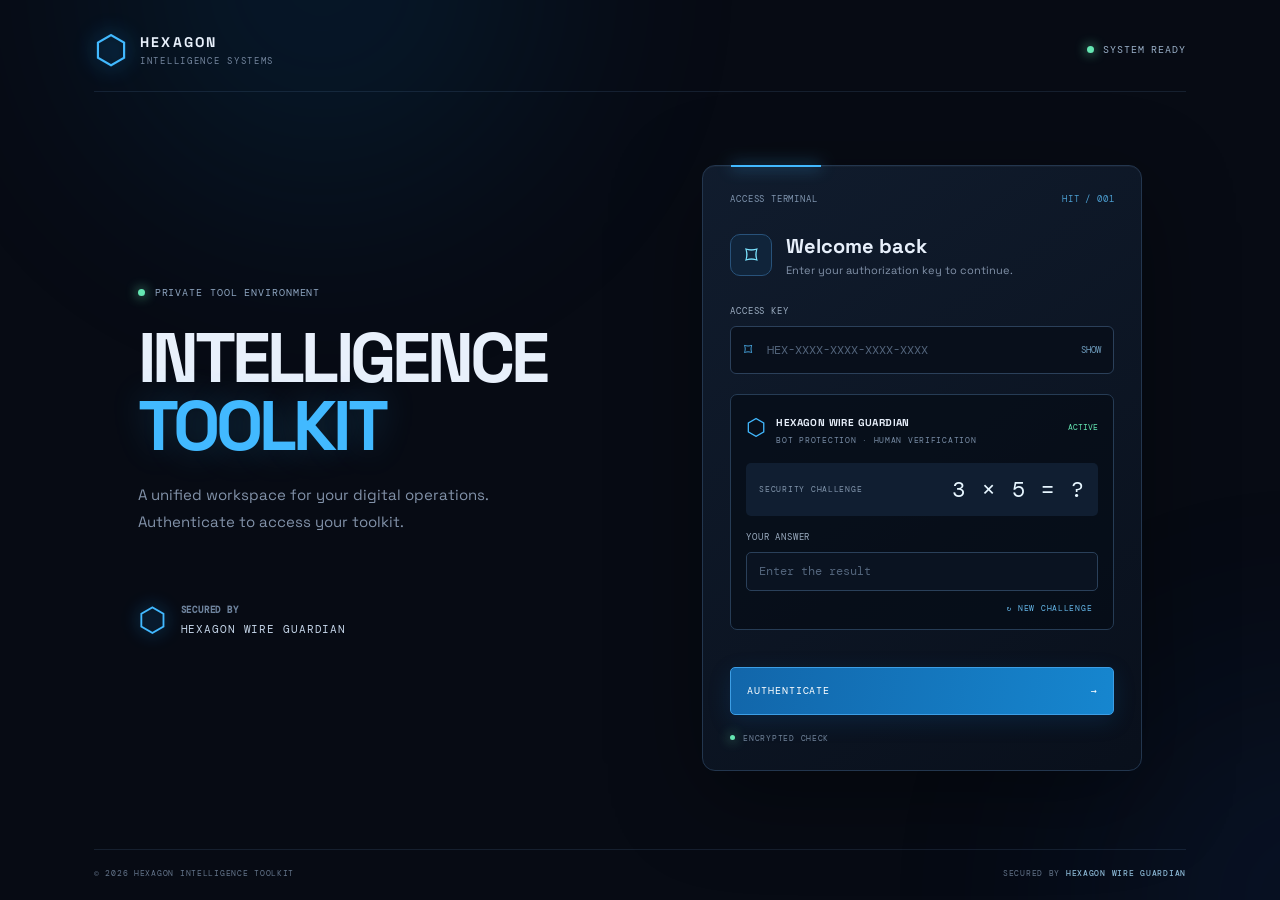
<file: index.html>
<!doctype html>
<html lang="en">
<head>
  <meta charset="UTF-8">
  <meta name="viewport" content="width=device-width, initial-scale=1">
  <meta name="theme-color" content="#070b14">
  <meta name="description" content="Hexagon Intelligence Toolkit — secure access terminal.">
  <title>Hexagon Intelligence Toolkit</title>
  <link rel="preconnect" href="https://fonts.googleapis.com">
  <link rel="preconnect" href="https://fonts.gstatic.com" crossorigin>
  <link href="https://fonts.googleapis.com/css2?family=DM+Mono:wght@400;500&family=Space+Grotesk:wght@400;500;600;700&display=swap" rel="stylesheet">
  <link rel="stylesheet" href="./assets/css/styles.css">
  <link rel="stylesheet" href="./assets/css/mobile-tool.css">
  <script type="module" src="./assets/js/main.js"></script>
</head>
<body>
  <div class="ambient ambient-one"></div><div class="ambient ambient-two"></div>
  <main class="shell">
    <header class="topbar">
      <a class="brand" href="./" aria-label="Hexagon home">
        <span class="brand-mark">⬡</span><span class="brand-name">HEXAGON<span class="brand-sub">INTELLIGENCE SYSTEMS</span></span>
      </a>
      <div class="system-state"><span class="pulse"></span> SYSTEM READY</div>
    </header>

    <section id="login-view" class="login-layout">
      <div class="intro">
        <div class="eyebrow"><span></span> PRIVATE TOOL ENVIRONMENT</div>
        <h1>INTELLIGENCE<br><span>TOOLKIT</span></h1>
        <p class="intro-copy">A unified workspace for your digital operations. Authenticate to access your toolkit.</p>
        <div class="security-stamp"><span class="stamp-icon">⬡</span><span><strong>SECURED BY</strong><br>HEXAGON WIRE GUARDIAN</span></div>
      </div>

      <section class="auth-card" aria-labelledby="access-title">
        <div class="card-topline"><span>ACCESS TERMINAL</span><span class="terminal-code">HIT / 001</span></div>
        <div class="card-heading">
          <div class="card-icon">⌑</div>
          <div><h2 id="access-title">Welcome back</h2><p>Enter your authorization key to continue.</p></div>
        </div>
        <form id="login-form" novalidate>
          <label for="access-key">ACCESS KEY</label>
          <div class="input-wrap"><span class="input-prefix">⌑</span><input id="access-key" name="key" type="password" autocomplete="off" placeholder="HEX-XXXX-XXXX-XXXX-XXXX" spellcheck="false" required><button class="reveal" type="button" id="toggle-key" aria-label="Show access key">SHOW</button></div>

          <div class="captcha-panel">
            <div class="captcha-heading"><span class="shield">⬡</span><div><strong>HEXAGON WIRE GUARDIAN</strong><small>BOT PROTECTION · HUMAN VERIFICATION</small></div><span class="captcha-live">ACTIVE</span></div>
            <div class="captcha-question"><span>SECURITY CHALLENGE</span><strong id="captcha-question">—</strong></div>
            <label for="captcha-answer">YOUR ANSWER</label>
            <input id="captcha-answer" class="captcha-input" inputmode="numeric" pattern="[0-9]*" autocomplete="off" placeholder="Enter the result" required>
            <button type="button" class="refresh-challenge" id="refresh-captcha">↻ NEW CHALLENGE</button>
          </div>

          <p id="feedback" class="feedback" role="status" aria-live="polite"></p>
          <button class="submit-btn" type="submit"><span>AUTHENTICATE</span><span>→</span></button>
        </form>
        <div class="card-foot"><span class="lock-dot"></span> ENCRYPTED CHECK</div>
      </section>
    </section>

    <section id="dashboard-view" class="dashboard hidden">
      <div class="dashboard-head">
        <div><div class="eyebrow"><span></span> AUTHENTICATED SESSION</div><h1>COMMAND <span>CENTER</span></h1><p>Welcome to your Hexagon workspace.</p></div>
        <button id="logout" class="logout-btn">LOG OUT ↗</button>
      </div>
      <div class="dashboard-status"><span class="pulse"></span> ACCESS GRANTED <span class="status-divider">/</span> HEXAGON WIRE GUARDIAN ACTIVE</div>
      <div class="section-label">TOOLKIT MODULES <span>EXPANDABLE WORKSPACE</span></div>
      <div class="tool-grid" id="tool-grid">
        <article class="tool-card tool-card-action" id="mobile-tool-card" role="button" tabindex="0" aria-label="Open Mobile Number Intelligence"><span class="tool-symbol">⌘</span><span class="tool-index">MODULE 001</span><h3>Mobile Number Intelligence</h3><p>Manage supplied German Telekom contacts and create WhatsApp links for consented numbers.</p><span class="module-state">OPEN MODULE →</span></article>
        <article class="tool-card"><span class="tool-symbol">⌬</span><span class="tool-index">MODULE 002</span><h3>Tool slot two</h3><p>Keep your utilities organized in one workspace.</p><span class="module-state">READY FOR CONFIGURATION</span></article>
        <article class="tool-card"><span class="tool-symbol">⟡</span><span class="tool-index">MODULE 003</span><h3>Tool slot three</h3><p>Additional modules can be added as the project grows.</p><span class="module-state">READY FOR CONFIGURATION</span></article>
      </div>
      <div class="dashboard-note">MODULE 001 ACTIVE <span>·</span> ADDITIONAL MODULES CAN BE CONFIGURED</div>
      <section id="mobile-tool-view" class="mobile-tool-view hidden" aria-labelledby="mobile-tool-title">
        <button type="button" id="mobile-tool-back" class="logout-btn mobile-back">← BACK TO TOOLKIT</button>
        <div class="mobile-tool-heading"><div class="eyebrow"><span></span> MODULE 001 / CONTACT WORKSPACE</div><h2 id="mobile-tool-title">MOBILE NUMBER <span>INTELLIGENCE</span></h2><p>Verarbeite ausschließlich Nummern, die du selbst bereitgestellt hast und für deren Kontaktaufnahme eine Einwilligung vorliegt.</p></div>
        <div class="mobile-tool-panel"><div class="mobile-config-grid">
          <div><label>COUNTRY</label><div class="fixed-value">Germany <span>+49</span></div></div>
          <div><label>PROVIDER / PREFIX</label><div class="fixed-value">Telekom <span>0151</span></div></div>
          <div><label for="mobile-quantity">MAX. CONTACTS TO PROCESS</label><input id="mobile-quantity" type="number" min="1" max="500" value="1"></div>
        </div>
        <label for="mobile-contacts">YOUR CONTACT NUMBERS <span class="label-note">one per line · +49 151 / 0151</span></label><textarea id="mobile-contacts" rows="7" placeholder="+49 151 1234567&#10;0151 2345678"></textarea>
        <label class="consent-check"><input id="mobile-consent" type="checkbox"> I confirm these contacts were provided to me and have consented to being contacted on WhatsApp.</label>
        <button type="button" id="mobile-process" class="submit-btn mobile-process"><span>VALIDATE CONTACTS & CREATE LINKS</span><span>→</span></button><p id="mobile-feedback" class="mobile-feedback" role="status" aria-live="polite"></p><div id="mobile-results" class="mobile-results" aria-live="polite"></div></div>
      </section>
    </section>

    <footer class="site-footer"><span>© 2026 HEXAGON INTELLIGENCE TOOLKIT</span><span>SECURED BY <strong>HEXAGON WIRE GUARDIAN</strong></span></footer>
  </main>
</body>
</html>
</file>
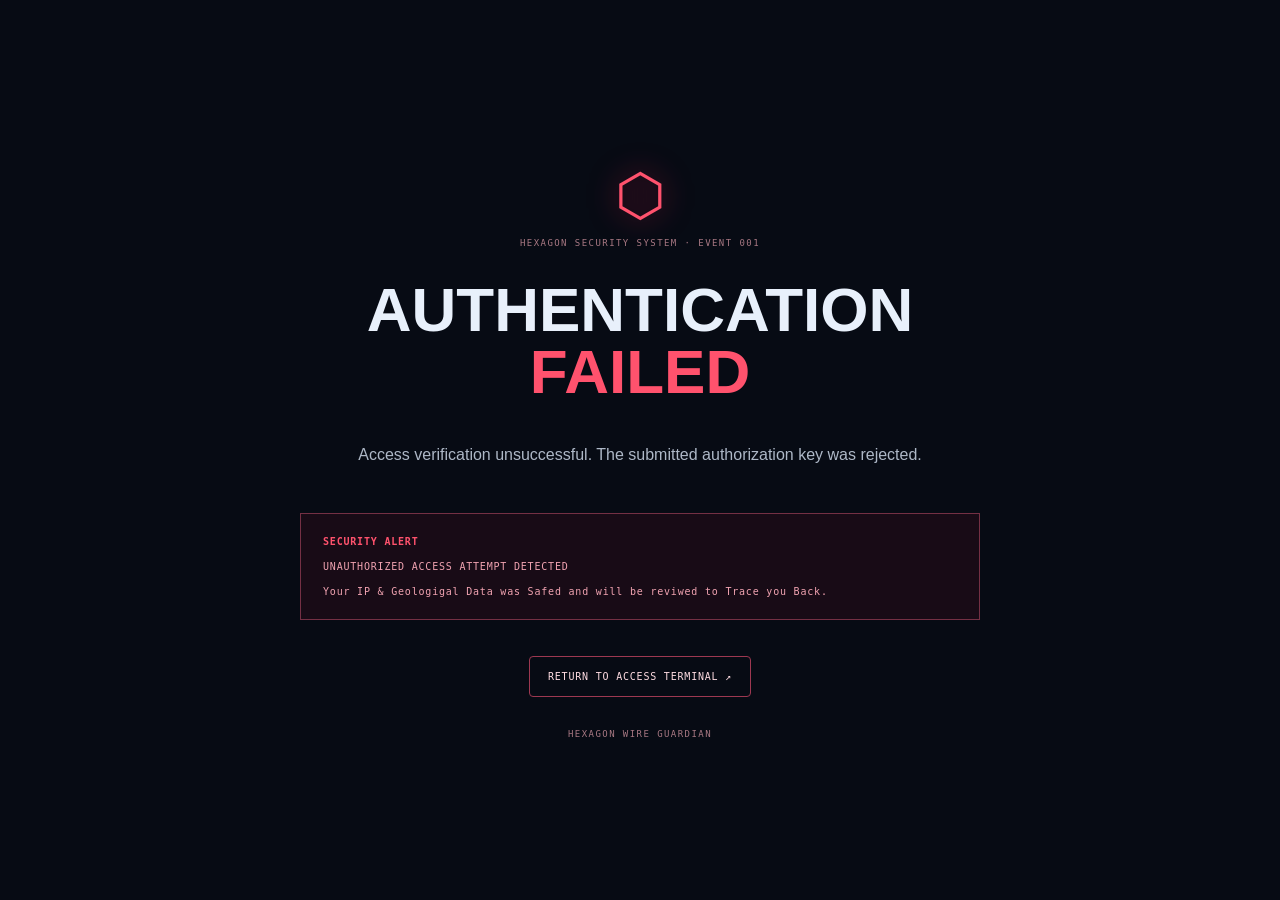
<file: failed.html>
<!doctype html>
<html lang="en">
<head>
  <meta charset="UTF-8">
  <meta name="viewport" content="width=device-width, initial-scale=1">
  <meta name="theme-color" content="#12080d">
  <title>Authentication Failed | Hexagon</title>
  <link rel="stylesheet" href="./assets/css/styles.css">
  <link rel="stylesheet" href="./assets/css/failed.css">
</head>
<body>
  <main class="failure-shell">
    <div class="failure-mark">⬡</div>
    <p class="failure-code">HEXAGON SECURITY SYSTEM · EVENT 001</p>
    <h1>AUTHENTICATION <span>FAILED</span></h1>
    <p class="failure-copy">Access verification unsuccessful. The submitted authorization key was rejected.</p>
    <div class="warning-panel">
      <strong>SECURITY ALERT</strong>
      <p>UNAUTHORIZED ACCESS ATTEMPT DETECTED</p>
      <p>Your IP & Geologigal Data was Safed and will be reviwed to Trace you Back.</p>
    </div>
    <a class="return-link" href="./index.html">RETURN TO ACCESS TERMINAL ↗</a>
    <small>HEXAGON WIRE GUARDIAN</small>
  </main>
</body>
</html>
</file>
<file: assets/css/styles.css>
:root{color-scheme:dark;--bg:#070b14;--panel:#0d1422;--panel2:#101b2d;--line:#1e2d43;--text:#e8f0fb;--muted:#8292a9;--blue:#42b9ff;--cyan:#7ce4ff;--green:#65e6b2}*{box-sizing:border-box}body{margin:0;min-height:100vh;background:var(--bg);color:var(--text);font-family:"Space Grotesk",sans-serif;overflow-x:hidden}.ambient{position:fixed;width:440px;height:440px;border-radius:50%;filter:blur(120px);opacity:.12;pointer-events:none}.ambient-one{background:#087dce;top:-240px;left:8%}.ambient-two{background:#1246a0;right:-250px;bottom:-220px}.shell{position:relative;z-index:1;max-width:1160px;min-height:100vh;margin:auto;padding:30px 34px 22px;display:flex;flex-direction:column}.topbar{display:flex;justify-content:space-between;align-items:center;border-bottom:1px solid rgba(93,130,170,.18);padding-bottom:22px}.brand{display:flex;align-items:center;gap:12px;color:var(--text);text-decoration:none}.brand-mark{font-size:39px;line-height:1;color:var(--blue);text-shadow:0 0 20px #168bdc}.brand-name{font-weight:700;letter-spacing:.16em;font-size:14px}.brand-sub{display:block;color:#74869e;font:9px "DM Mono",monospace;letter-spacing:.19em;margin-top:4px}.system-state,.eyebrow,.card-topline,.terminal-code,.captcha-heading small,.captcha-question span,.auth-card label,.refresh-challenge,.submit-btn,.card-foot,.security-stamp strong,.site-footer,.dashboard-status,.section-label,.tool-index,.module-state,.dashboard-note,.logout-btn{font-family:"DM Mono",monospace;letter-spacing:.09em}.system-state{font-size:10px;color:#9ab0c8;display:flex;align-items:center;gap:9px}.pulse,.eyebrow span,.lock-dot{width:7px;height:7px;border-radius:50%;background:var(--green);box-shadow:0 0 12px #65e6b2;display:inline-block}.login-layout{flex:1;display:grid;grid-template-columns:1fr 440px;align-items:center;gap:8%;padding:70px 4% 76px}.intro{max-width:500px}.eyebrow{display:flex;align-items:center;gap:10px;color:#8da4bf;font-size:10px}.intro h1,.dashboard h1{font-size:clamp(42px,6vw,70px);line-height:.98;letter-spacing:-.055em;margin:25px 0 20px;font-weight:700}.intro h1 span,.dashboard h1 span{color:var(--blue);text-shadow:0 0 35px rgba(66,185,255,.22)}.intro-copy{max-width:390px;color:var(--muted);font-size:15px;line-height:1.8}.security-stamp{display:flex;align-items:center;gap:13px;margin-top:55px;color:#c4d4e7;font:11px "DM Mono",monospace;letter-spacing:.08em;line-height:1.8}.security-stamp strong{font-size:9px;color:#6e839d}.stamp-icon{font-size:33px;color:var(--blue);text-shadow:0 0 16px #168bdc}.auth-card{background:linear-gradient(145deg,rgba(17,29,47,.97),rgba(9,16,28,.98));border:1px solid #23364e;border-radius:13px;padding:27px;box-shadow:0 25px 90px rgba(0,0,0,.38),inset 0 1px rgba(255,255,255,.035);position:relative}.auth-card:before{content:"";position:absolute;top:-1px;left:28px;width:90px;height:2px;background:var(--blue);box-shadow:0 0 15px var(--blue)}.card-topline{display:flex;justify-content:space-between;color:#7f94ae;font-size:9px}.terminal-code{color:#4c9fd2}.card-heading{display:flex;gap:14px;align-items:center;margin:28px 0}.card-icon{width:42px;height:42px;border:1px solid #28527a;border-radius:10px;display:grid;place-items:center;color:var(--cyan);font-size:25px;background:#10243a}.card-heading h2{font-size:20px;margin:0 0 4px}.card-heading p{font-size:11px;color:var(--muted);margin:0}.auth-card label{display:block;font-size:9px;color:#9bacc0;margin:0 0 9px}.input-wrap{height:48px;display:flex;align-items:center;border:1px solid #2b405a;background:#080f1b;border-radius:6px;margin-bottom:20px}.input-prefix{padding:0 13px;color:#4baeea}.input-wrap input,.captcha-input{background:transparent;border:0;outline:0;color:var(--text);font:12px "DM Mono",monospace;min-width:0;flex:1}.input-wrap input::placeholder,.captcha-input::placeholder{color:#53657c}.reveal{border:0;background:none;color:#6e9cbd;font:9px "DM Mono",monospace;padding:12px;cursor:pointer}.captcha-panel{padding:15px;background:rgba(5,12,22,.7);border:1px solid #263c55;border-radius:7px}.captcha-heading{display:flex;align-items:center;gap:10px}.shield{color:var(--blue);font-size:23px}.captcha-heading strong{font-size:10px;letter-spacing:.04em}.captcha-heading small{display:block;font-size:8px;color:#788ca5;margin-top:4px}.captcha-live{margin-left:auto;color:var(--green);font:8px "DM Mono",monospace}.captcha-question{margin:18px 0 15px;padding:12px 13px;background:#101e31;border-radius:5px;display:flex;align-items:center;justify-content:space-between}.captcha-question span{font-size:8px;color:#8296ad}.captcha-question strong{font:22px "DM Mono",monospace;color:#e7f6ff;letter-spacing:.08em}.captcha-input{width:100%;height:39px;border:1px solid #2a405a;background:#0a1321;border-radius:5px;padding:0 12px}.refresh-challenge{display:block;margin:11px 0 0 auto;background:none;border:0;color:#65b7e9;font-size:8px;cursor:pointer}.feedback{min-height:18px;margin:12px 0 7px;color:#ff8f9b;font:10px "DM Mono",monospace}.feedback.success{color:var(--green)}.submit-btn{width:100%;height:48px;border:1px solid #3d9ee5;border-radius:5px;background:linear-gradient(100deg,#1266aa,#1686cf);color:white;display:flex;align-items:center;justify-content:space-between;padding:0 16px;font-size:10px;cursor:pointer;box-shadow:0 6px 22px rgba(14,112,186,.18);transition:.2s}.submit-btn:hover{filter:brightness(1.16);box-shadow:0 0 25px rgba(48,164,239,.25)}.card-foot{display:flex;align-items:center;gap:8px;margin-top:18px;color:#71849b;font-size:8px}.lock-dot{width:5px;height:5px}.site-footer{display:flex;justify-content:space-between;gap:15px;border-top:1px solid rgba(93,130,170,.18);padding-top:18px;color:#64758b;font-size:8px}.site-footer strong{color:#8cb9d6;font-weight:500}.hidden{display:none!important}.dashboard{flex:1;padding:65px 4% 70px}.dashboard-head{display:flex;justify-content:space-between;align-items:end}.dashboard h1{font-size:clamp(38px,5vw,58px);margin:18px 0 10px}.dashboard-head p{color:var(--muted);margin:0}.logout-btn{background:transparent;border:1px solid #31445e;color:#a9bdd3;padding:12px 15px;border-radius:5px;font-size:9px;cursor:pointer}.dashboard-status{margin:34px 0 45px;padding:14px 16px;border:1px solid #214637;background:rgba(23,91,64,.13);color:var(--green);font-size:9px}.status-divider{padding:0 10px;color:#52677b}.section-label{display:flex;justify-content:space-between;color:#c5d5e7;font-size:10px;margin-bottom:15px}.section-label span{color:#6f829b;font-size:8px}.tool-grid{display:grid;grid-template-columns:repeat(3,1fr);gap:15px}.tool-card{min-height:210px;padding:21px;background:linear-gradient(145deg,#101c2d,#0b1320);border:1px solid #20344c;border-radius:8px;position:relative}.tool-symbol{display:block;color:var(--blue);font-size:27px;margin-bottom:20px}.tool-index{position:absolute;right:18px;top:25px;color:#617790;font-size:8px}.tool-card h3{font-size:16px;margin:0 0 8px}.tool-card p{font-size:12px;line-height:1.6;color:var(--muted);margin:0}.module-state{display:block;margin-top:23px;color:#4c9fcb;font-size:8px}.dashboard-note{text-align:center;color:#687b92;font-size:8px;margin-top:30px}.dashboard-note span{color:var(--blue);padding:0 5px}@media(max-width:850px){.login-layout{grid-template-columns:1fr;gap:35px;padding:55px 2%}.intro{max-width:600px}.intro h1{font-size:55px}.security-stamp{margin-top:25px}.auth-card{max-width:520px;width:100%;justify-self:center}.tool-grid{grid-template-columns:1fr 1fr}}@media(max-width:560px){.shell{padding:22px 18px 18px}.system-state{font-size:8px}.login-layout{padding:45px 0}.intro h1{font-size:46px}.intro-copy{font-size:13px}.auth-card{padding:20px}.site-footer{font-size:7px;flex-direction:column}.tool-grid{grid-template-columns:1fr}.dashboard{padding:45px 0}.dashboard-head{align-items:start;gap:15px;flex-direction:column}.dashboard-status{font-size:8px}.section-label{font-size:9px}.section-label span{font-size:7px}}
</file>
<file: assets/css/mobile-tool.css>
.tool-card-action{cursor:pointer;transition:border-color .2s,transform .2s}.tool-card-action:hover,.tool-card-action:focus-visible{border-color:#399bd6;transform:translateY(-2px);outline:none}.mobile-tool-view{margin-top:28px}.mobile-back{margin-bottom:28px}.mobile-tool-heading h2{font-size:clamp(28px,4vw,42px);letter-spacing:-.04em;margin:14px 0 8px}.mobile-tool-heading h2 span{color:var(--blue)}.mobile-tool-heading p{color:var(--muted);font-size:13px;line-height:1.7;max-width:720px}.mobile-tool-panel{margin-top:24px;padding:24px;background:linear-gradient(145deg,#101c2d,#0b1320);border:1px solid #20344c;border-radius:8px}.mobile-config-grid{display:grid;grid-template-columns:repeat(3,1fr);gap:14px;margin-bottom:24px}.mobile-tool-panel label{display:block;color:#9bacc0;font:9px "DM Mono",monospace;letter-spacing:.09em;margin-bottom:9px}.fixed-value,.mobile-tool-panel input[type=number],.mobile-tool-panel textarea{width:100%;border:1px solid #2b405a;background:#080f1b;color:var(--text);border-radius:5px;padding:13px;font:12px "DM Mono",monospace;min-height:44px}.fixed-value{display:flex;justify-content:space-between;color:#dceafa}.fixed-value span,.label-note{color:var(--blue)}.mobile-tool-panel input[type=number]{margin:0}.mobile-tool-panel textarea{resize:vertical;line-height:1.7;margin:0 0 16px}.label-note{float:right;font-size:8px}.consent-check{display:flex!important;align-items:flex-start;gap:10px;line-height:1.6;margin:12px 0 20px!important}.consent-check input{accent-color:#2599dd;margin:0}.mobile-process{max-width:420px}.mobile-feedback{min-height:17px;color:#ff9ba5;font:10px "DM Mono",monospace}.mobile-results{display:grid;gap:9px;margin-top:14px}.mobile-result{display:flex;justify-content:space-between;align-items:center;gap:12px;padding:12px;border:1px solid #263b54;border-radius:5px;background:#091321;font:11px "DM Mono",monospace}.mobile-result a{color:var(--cyan);text-decoration:none}.mobile-result a:hover{text-decoration:underline}.mobile-result.invalid{color:#ff9ba5}@media(max-width:650px){.mobile-config-grid{grid-template-columns:1fr}.mobile-tool-panel{padding:17px}.mobile-result{align-items:flex-start;flex-direction:column}}
</file>
<file: assets/css/failed.css>
:root{--alert:#ff526d}.failure-shell{width:min(680px,calc(100% - 36px));min-height:100vh;margin:auto;display:flex;flex-direction:column;align-items:center;justify-content:center;text-align:center;padding:50px 0}.failure-mark{font-size:58px;color:var(--alert);text-shadow:0 0 28px #a81739}.failure-code,.failure-shell small{font:9px "DM Mono",monospace;letter-spacing:.16em;color:#a87883}.failure-shell h1{font-size:clamp(34px,7vw,62px);line-height:1;margin:22px 0}.failure-shell h1 span{display:block;color:var(--alert)}.failure-copy{color:#aeb8c7;line-height:1.7}.warning-panel{width:100%;margin:28px 0;padding:22px;border:1px solid #743044;background:rgba(92,13,34,.2);text-align:left;font:10px "DM Mono",monospace;letter-spacing:.08em;color:#f1a3b1}.warning-panel strong{color:var(--alert)}.warning-panel p{margin:14px 0 0}.return-link{margin:8px 0 32px;padding:14px 18px;border:1px solid #9d3851;border-radius:4px;color:#ffdce2;text-decoration:none;font:10px "DM Mono",monospace;letter-spacing:.08em}
</file>
